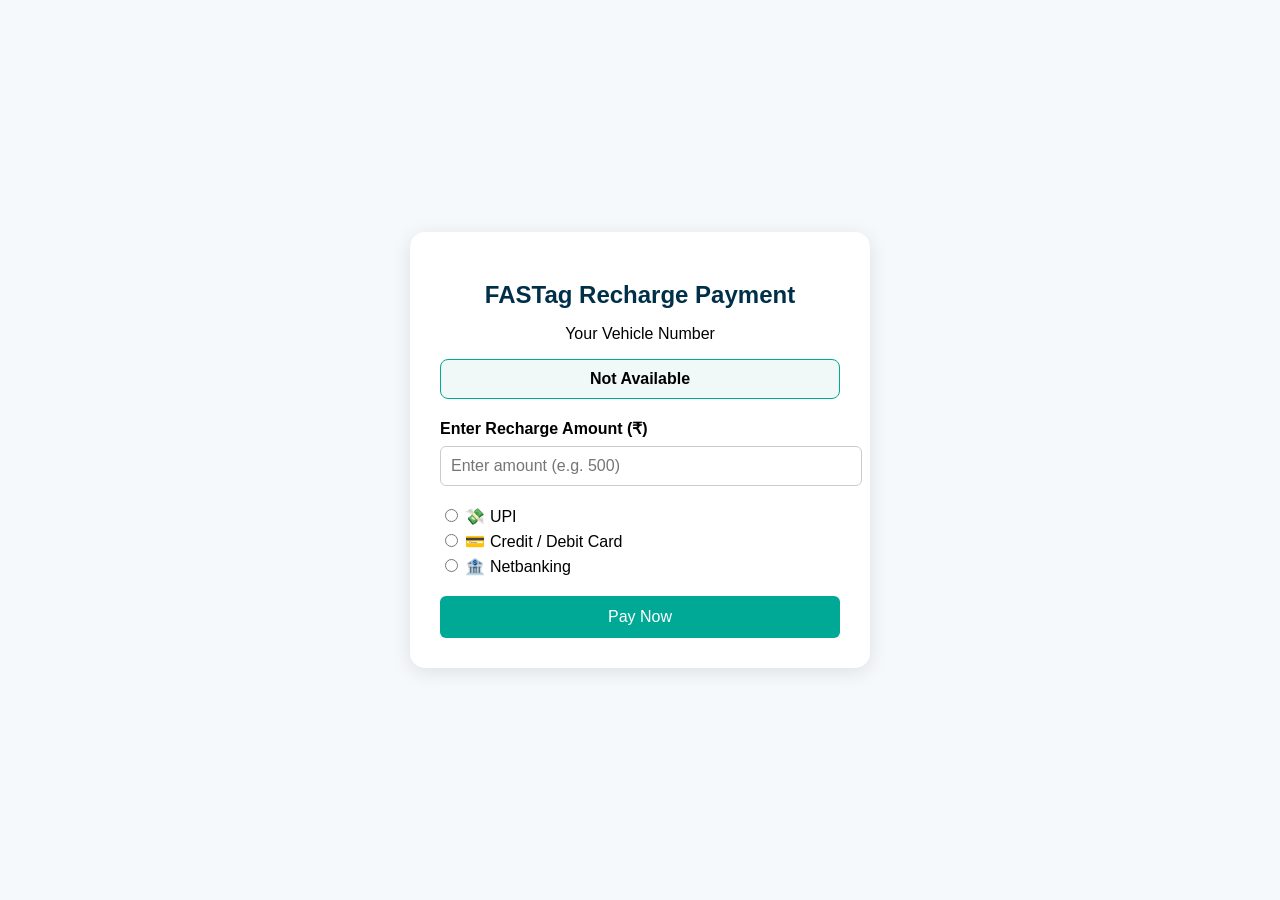
<file: logic leads/payment.html>
<!DOCTYPE html>
<html lang="en">
<head>
  <meta charset="UTF-8">
  <meta name="viewport" content="width=device-width, initial-scale=1.0">
  <title>FASTag Payment | Logiclead</title>
  <style>
    body {
      font-family: "Poppins", sans-serif;
      background: #f5f9fc;
      margin: 0;
      padding: 0;
      display: flex;
      justify-content: center;
      align-items: center;
      height: 100vh;
    }

    .payment-container {
      background: white;
      width: 400px;
      padding: 30px;
      border-radius: 15px;
      box-shadow: 0 4px 20px rgba(0, 0, 0, 0.1);
      text-align: center;
    }

    .payment-container h2 {
      color: #003049;
      margin-bottom: 10px;
    }

    .vehicle-box {
      background: #f0f9f8;
      border: 1px solid #00a896;
      padding: 10px;
      border-radius: 8px;
      font-weight: bold;
      margin-bottom: 20px;
    }

    .amount-section {
      margin: 20px 0;
      text-align: left;
    }

    .amount-section label {
      display: block;
      font-weight: 600;
      margin-bottom: 8px;
    }

    .amount-input {
      width: 100%;
      padding: 10px;
      border: 1px solid #ccc;
      border-radius: 6px;
      font-size: 16px;
    }

    .payment-methods {
      margin: 20px 0;
      text-align: left;
    }

    .payment-methods label {
      display: block;
      margin: 5px 0;
      cursor: pointer;
    }

    .pay-btn {
      width: 100%;
      padding: 12px;
      background: #00a896;
      border: none;
      color: white;
      font-size: 16px;
      border-radius: 6px;
      cursor: pointer;
      transition: 0.3s;
    }

    .pay-btn:hover {
      background: #028174;
    }

    .success-message {
      display: none;
      color: green;
      font-weight: 600;
      margin-top: 15px;
    }
  </style>
</head>
<body>

  <div class="payment-container">
    <h2>FASTag Recharge Payment</h2>
    <p>Your Vehicle Number</p>
    <div class="vehicle-box" id="vehicleDisplay">Loading...</div>

    <div class="amount-section">
      <label for="amount">Enter Recharge Amount (₹)</label>
      <input type="number" id="amount" class="amount-input" placeholder="Enter amount (e.g. 500)">
    </div>

    <div class="payment-methods">
      <label><input type="radio" name="method" value="UPI"> 💸 UPI</label>
      <label><input type="radio" name="method" value="Card"> 💳 Credit / Debit Card</label>
      <label><input type="radio" name="method" value="Netbanking"> 🏦 Netbanking</label>
    </div>

    <button class="pay-btn" id="payBtn">Pay Now</button>
    <div class="success-message" id="successMsg">✅ Payment Successful!</div>
  </div>

  <script>
    // Load vehicle number from localStorage
    const vehicle = localStorage.getItem("vehicleNumber");
    const vehicleDisplay = document.getElementById("vehicleDisplay");

    if (vehicle) {
      vehicleDisplay.textContent = vehicle;
    } else {
      vehicleDisplay.textContent = "Not Available";
    }

    // Handle Payment
    const payBtn = document.getElementById("payBtn");
    const successMsg = document.getElementById("successMsg");

    payBtn.addEventListener("click", () => {
      const amount = document.getElementById("amount").value;
      const method = document.querySelector('input[name="method"]:checked');

      if (!amount || amount < 100) {
        alert("⚠️ Please enter a valid amount (minimum ₹100).");
        return;
      }

      if (!method) {
        alert("⚠️ Please select a payment method.");
        return;
      }

      // Simulate Payment Success
      successMsg.style.display = "block";
      successMsg.textContent = `✅ ₹${amount} recharge for ${vehicle} done successfully via ${method.value}!`;

      // Clear storage after payment (optional)
      localStorage.removeItem("vehicleNumber");
    });
  </script>

</body>
</html>
</file>
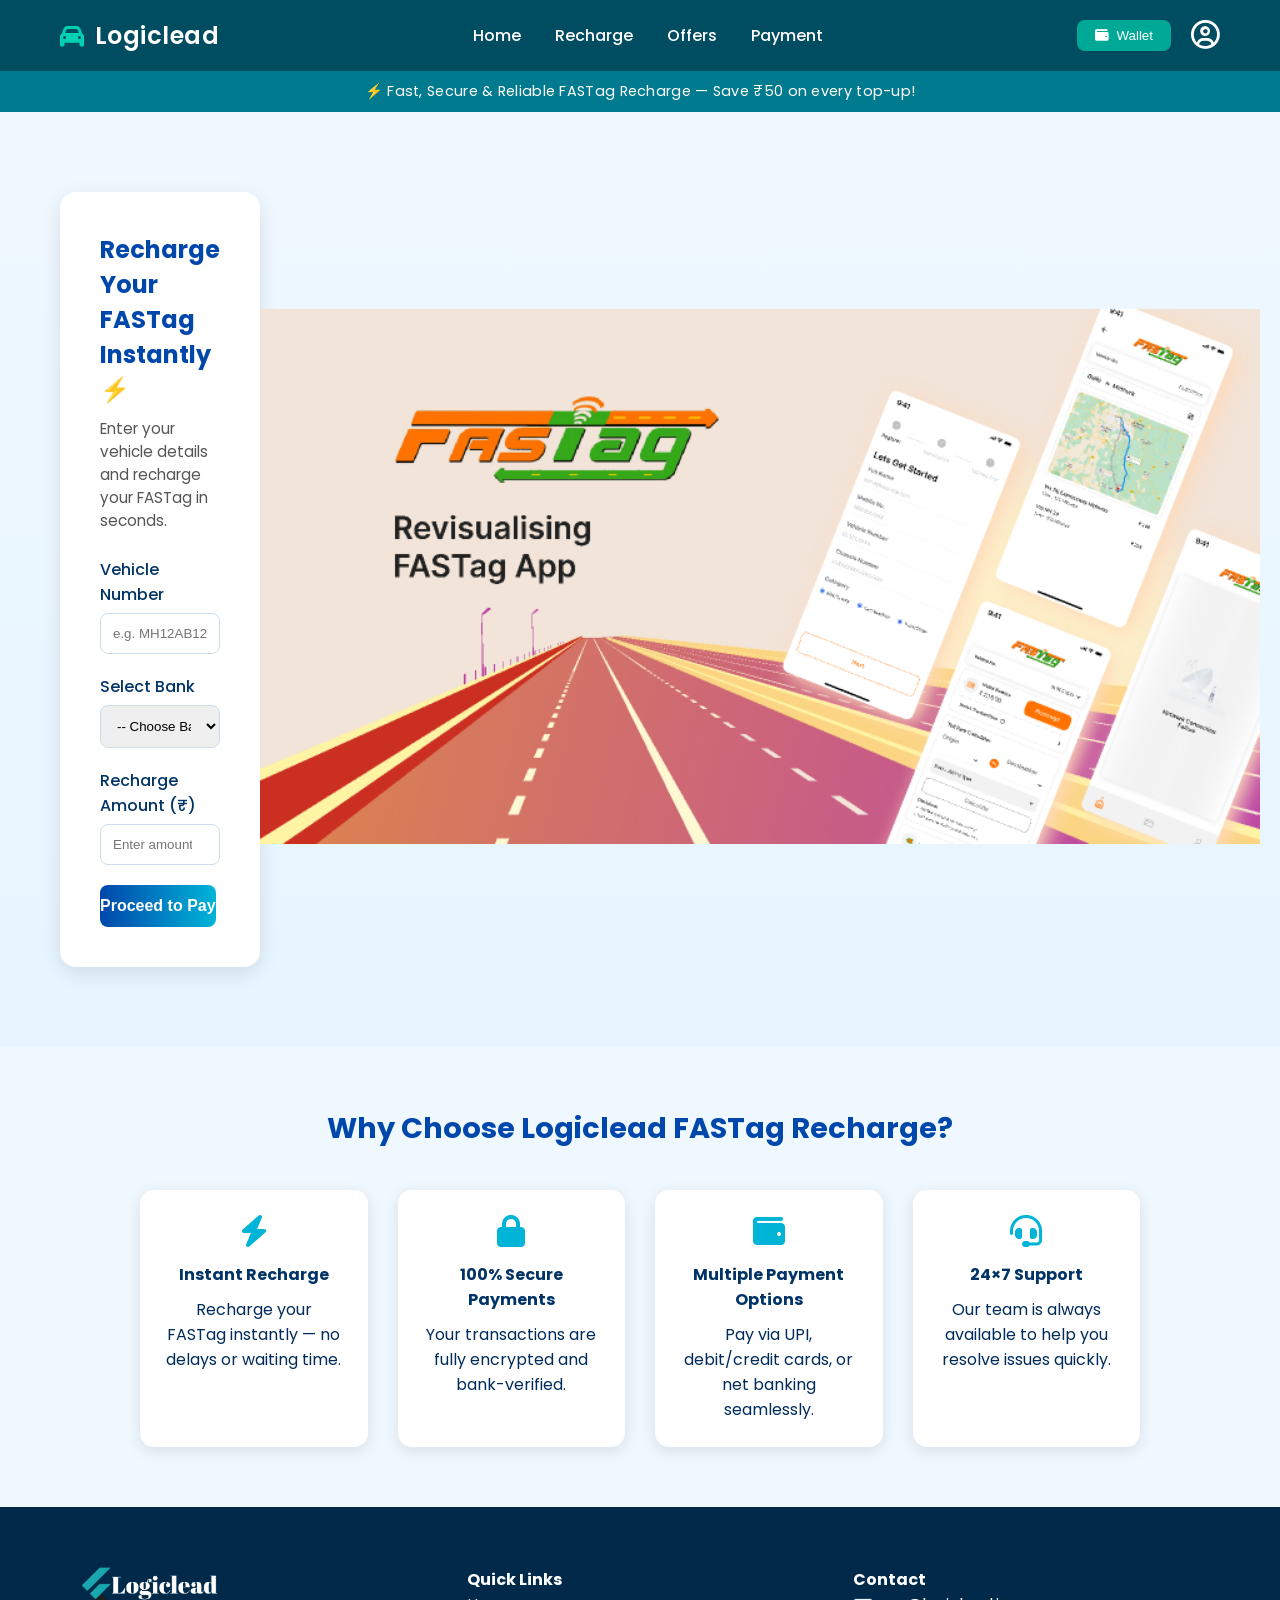
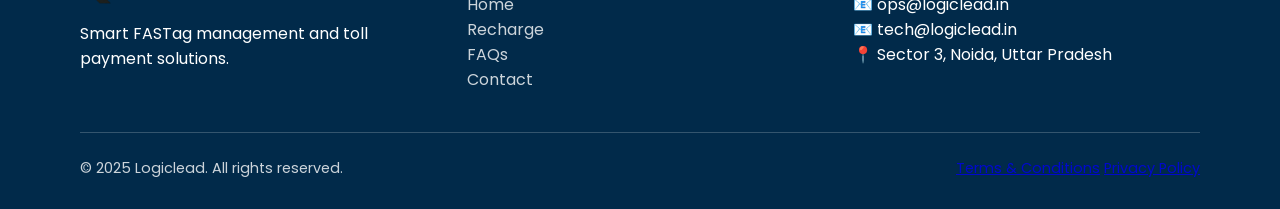
<file: logic leads/recharge.html>
<!DOCTYPE html>
<html lang="en">
<head>
  <meta charset="UTF-8" />
  <meta name="viewport" content="width=device-width, initial-scale=1.0" />
  <title>Logiclead FASTag Recharge</title>
  <link rel="stylesheet" href="https://cdnjs.cloudflare.com/ajax/libs/font-awesome/6.5.0/css/all.min.css" />
  <link href="https://fonts.googleapis.com/css2?family=Poppins:wght@400;500;600;700&display=swap" rel="stylesheet" />
  <link rel="stylesheet" href="recharge.css" />
</head>
<body>

  <!-- Header -->
    <header class="header-tagline">
    <div class="top-bar">
      <div class="logo">
        <i class="fa-solid fa-car"></i> Logiclead
      </div>

      <nav>
        <a href="index.html" class="active">Home</a>
        <a href="recharge.html">Recharge</a>
        <a href="offers.html">Offers</a>
        <a href="payment.html">Payment</a>
     
      </nav>

      <div class="header-right">
        <button class="wallet-btn"><i class="fa-solid fa-wallet"></i> Wallet</button>
        <div class="user-icon">
          <i class="fa-regular fa-circle-user"></i>
        </div>
      </div>
    </div>

    <div class="sub-bar">
      <p>⚡ Fast, Secure & Reliable FASTag Recharge — Save ₹50 on every top-up!</p>
    </div>
  </header>
  <div id="loginModal" class="login-modal">
    <div class="login-box">
      <span class="close-btn" onclick="closeLogin()">&times;</span>
      <h2><i class="fa-solid fa-car"></i> Logiclead Login</h2>
      <p class="subtitle">Access your FASTag dashboard</p>

      <form id="loginForm">
        <div class="input-group">
          <i class="fa-solid fa-user"></i>
          <input type="text" id="email" placeholder="Email or Mobile Number" required>
        </div>

        <div class="input-group">
          <i class="fa-solid fa-lock"></i>
          <input type="password" id="password" placeholder="Password" required>
        </div>

        <button type="submit" class="login-btn">Login</button>
      </form>

      <div class="extra-links">
        <a href="#">Forgot Password?</a> |
        <a href="#">Create Account</a>
      </div>
    </div>
  </div>

  <!-- Recharge Section -->
  <section class="recharge-section">
    <div class="recharge-card">
      <h2>Recharge Your FASTag Instantly ⚡</h2>
      <p>Enter your vehicle details and recharge your FASTag in seconds.</p>

      <form class="recharge-form">
        <label for="vehicle-number">Vehicle Number</label>
        <input type="text" id="vehicle-number" placeholder="e.g. MH12AB1234" required />

        <label for="bank">Select Bank</label>
        <select id="bank" required>
          <option value="">-- Choose Bank --</option>
          <option>HDFC Bank FASTag</option>
          <option>ICICI Bank FASTag</option>
          <option>Axis Bank FASTag</option>
          <option>SBI FASTag</option>
          <option>Paytm Payments Bank FASTag</option>
        </select>

        <label for="amount">Recharge Amount (₹)</label>
        <input type="number" id="amount" min="100" placeholder="Enter amount (min ₹100)" required />

        <button type="submit" class="recharge-btn">Proceed to Pay</button>
      </form>
    </div>

    <div class="recharge-illustration">
      <img src="images/641be8bb-b29b-4e80-833a-58188d43db6a-cover.png" alt="FASTag Illustration" />
    </div>
  </section>

  <!-- Features Section -->
  <section class="features">
    <h3>Why Choose Logiclead FASTag Recharge?</h3>
    <div class="feature-grid">
      <div class="feature-item">
        <i class="fa-solid fa-bolt"></i>
        <h4>Instant Recharge</h4>
        <p>Recharge your FASTag instantly — no delays or waiting time.</p>
      </div>
      <div class="feature-item">
        <i class="fa-solid fa-lock"></i>
        <h4>100% Secure Payments</h4>
        <p>Your transactions are fully encrypted and bank-verified.</p>
      </div>
      <div class="feature-item">
        <i class="fa-solid fa-wallet"></i>
        <h4>Multiple Payment Options</h4>
        <p>Pay via UPI, debit/credit cards, or net banking seamlessly.</p>
      </div>
      <div class="feature-item">
        <i class="fa-solid fa-headset"></i>
        <h4>24×7 Support</h4>
        <p>Our team is always available to help you resolve issues quickly.</p>
      </div>
    </div>
  </section>

  <!-- Footer -->
  <footer class="footer">
    <div class="footer-container">
      <div class="footer-logo">
        <img src="images/logic_img2 (1).png" alt="Logiclead Logo" />
        <p>Smart FASTag management and toll payment solutions.</p>
      </div>

      <div class="footer-links">
        <h4>Quick Links</h4>
        <ul>
          <li><a href="#">Home</a></li>
          <li><a href="#">Recharge</a></li>
          <li><a href="#">FAQs</a></li>
          <li><a href="#">Contact</a></li>
        </ul>
      </div>

      <div class="footer-contact">
        <h4>Contact</h4>
        <p>📧 ops@logiclead.in</p>
        <p>📧 tech@logiclead.in</p>
        <p>📍 Sector 3, Noida, Uttar Pradesh</p>
      </div>
    </div>

    <div class="footer-bottom">
      <p>© 2025 Logiclead. All rights reserved.</p>
      <div class="footer-legal">
        <a href="#">Terms & Conditions</a>
        <a href="#">Privacy Policy</a>
      </div>
    </div>
  </footer>

    <script>
    // When "Proceed" is clicked
    document.getElementById("proceedBtn").addEventListener("click", function() {
      const vehicleNumber = document.getElementById("vehicleNumber").value.trim();

      if (vehicleNumber === "") {
        alert("⚠️ Please enter a valid vehicle number.");
        return;
      }

      // Save vehicle number to localStorage
      localStorage.setItem("vehicleNumber", vehicleNumber);

      // Redirect to payment page
      window.location.href = "payment.html";
    });
    
  </script>
  <script src="recharge.js"></script>

</body>
</html>
</file>
<file: logic leads/recharge.css>
* {
  margin: 0;
  padding: 0;
  box-sizing: border-box;
}

body {
  font-family: "Poppins", sans-serif;
  background: #f4faff;
  color: #002b5c;
}

/* HEADER */
.header-tagline {
  background-color: #004d61;
  color: white;
  box-shadow: 0 2px 8px rgba(0,0,0,0.1);
}

.top-bar {
  display: flex;
  justify-content: space-between;
  align-items: center;
  padding: 14px 60px;
}

.logo {
  font-size: 1.5rem;
  font-weight: 600;
  letter-spacing: 0.5px;
  display: flex;
  align-items: center;
  gap: 10px;
}

.logo i {
  color: #00d1b2;
}

nav a {
  text-decoration: none;
  color: white;
  margin: 0 15px;
  font-weight: 500;
  transition: color 0.3s ease;
}

nav a:hover {
  color: #00d1b2;
}

/* Right Side Icons */
.header-right {
  display: flex;
  align-items: center;
  gap: 20px;
}

.wallet-btn {
  background: #00a896;
  border: none;
  color: white;
  padding: 8px 18px;
  border-radius: 8px;
  cursor: pointer;
  font-weight: 500;
  display: flex;
  align-items: center;
  gap: 8px;
}

.wallet-btn:hover {
  background: #00c2b0;
}

.user-icon {
  font-size: 1.8rem;
  color: white;
  cursor: pointer;
  transition: color 0.3s ease;
}

.user-icon:hover {
  color: #00d1b2;
}

/* Sub-bar under header */
.sub-bar {
  background: #007a8e;
  text-align: center;
  padding: 10px 0;
  font-size: 0.95rem;
  letter-spacing: 0.3px;
}

/* RECHARGE SECTION */
.recharge-section {
  display: flex;
  align-items: center;
  justify-content: space-around;
  padding: 80px 60px;
  background: linear-gradient(180deg, #f0f8ff 0%, #e6f5ff 100%);
}

.recharge-card {
  background: #fff;
  border-radius: 16px;
  box-shadow: 0 6px 20px rgba(0, 0, 0, 0.1);
  padding: 40px;
  max-width: 450px;
}

.recharge-card h2 {
  color: #0047ab;
  font-weight: 700;
  margin-bottom: 10px;
}

.recharge-card p {
  color: #555;
  font-size: 0.95rem;
  margin-bottom: 25px;
}

.recharge-form label {
  display: block;
  font-weight: 500;
  margin-bottom: 6px;
  color: #003366;
}

.recharge-form input,
.recharge-form select {
  width: 100%;
  padding: 12px;
  border-radius: 8px;
  border: 1px solid #ccddee;
  margin-bottom: 20px;
  outline: none;
  transition: 0.3s;
}

.recharge-form input:focus,
.recharge-form select:focus {
  border-color: #00b4d8;
  box-shadow: 0 0 5px rgba(0, 180, 216, 0.3);
}

.recharge-btn {
  background: linear-gradient(90deg, #0047ab, #00b4d8);
  color: #fff;
  border: none;
  padding: 12px 0;
  border-radius: 8px;
  font-weight: 600;
  font-size: 1rem;
  cursor: pointer;
  transition: 0.3s;
}

.recharge-btn:hover {
  background: linear-gradient(90deg, #003b8a, #00a3c4);
  transform: translateY(-2px);
}

.recharge-illustration img {
  width: 1000px;
  animation: float 3s ease-in-out infinite;
}

@keyframes float {
  0%, 100% { transform: translateY(0px); }
  50% { transform: translateY(-10px); }
}

/* FEATURES */
.features {
  text-align: center;
  padding: 60px 20px;
  background: #f0f8ff;
}

.features h3 {
  color: #0047ab;
  margin-bottom: 40px;
  font-size: 1.8rem;
}

.feature-grid {
  display: grid;
  grid-template-columns: repeat(auto-fit, minmax(220px, 1fr));
  gap: 30px;
  max-width: 1000px;
  margin: 0 auto;
}

.feature-item {
  background: #fff;
  border-radius: 14px;
  padding: 25px;
  box-shadow: 0 4px 15px rgba(0, 0, 0, 0.1);
  transition: 0.3s;
}

.feature-item:hover {
  transform: translateY(-5px);
}

.feature-item i {
  font-size: 2rem;
  color: #00b4d8;
  margin-bottom: 15px;
}

.feature-item h4 {
  margin-bottom: 10px;
  color: #003366;
}

/* FOOTER */
.footer {
  background: #012a4a;
  color: #fff;
  padding: 60px 80px 30px;
}

.footer-container {
  display: grid;
  grid-template-columns: repeat(auto-fit, minmax(220px, 1fr));
  gap: 40px;
  border-bottom: 1px solid rgba(255, 255, 255, 0.2);
  padding-bottom: 40px;
}

.footer-logo img {
  width: 140px;
  margin-bottom: 10px;
}

.footer-links ul {
  list-style: none;
  padding: 0;
}

.footer-links ul li a {
  color: #fff;
  text-decoration: none;
  opacity: 0.8;
  transition: 0.3s;
}

.footer-links ul li a:hover {
  color: #00b4d8;
  opacity: 1;
}

.footer-bottom {
  margin-top: 25px;
  display: flex;
  justify-content: space-between;
  align-items: center;
  font-size: 0.9rem;
  opacity: 0.8;
}
/* ---- Login Modal Styles ---- */
.login-modal {
  position: fixed;
  top: 0;
  left: 0;
  width: 100%;
  height: 100%;
  background: rgba(0, 0, 0, 0.6);
  display: none;
  justify-content: center;
  align-items: center;
  z-index: 1000;
  animation: fadeIn 0.3s ease;
}

@keyframes fadeIn {
  from { opacity: 0; }
  to { opacity: 1; }
}

.login-box {
  background: #fff;
  padding: 35px 30px;
  border-radius: 14px;
  box-shadow: 0 6px 20px rgba(0,0,0,0.2);
  width: 90%;
  max-width: 400px;
  position: relative;
  animation: slideUp 0.4s ease;
}

@keyframes slideUp {
  from { transform: translateY(30px); opacity: 0; }
  to { transform: translateY(0); opacity: 1; }
}

.close-btn {
  position: absolute;
  top: 12px;
  right: 18px;
  font-size: 1.5rem;
  color: #666;
  cursor: pointer;
  transition: color 0.3s;
}

.close-btn:hover {
  color: #ff4d4d;
}

.login-box h2 {
  text-align: center;
  color: #0047ab;
  margin-bottom: 5px;
}

.login-box .subtitle {
  text-align: center;
  color: #666;
  font-size: 0.9rem;
  margin-bottom: 25px;
}

.input-group {
  display: flex;
  align-items: center;
  border: 1px solid #ddd;
  border-radius: 8px;
  margin-bottom: 18px;
  padding: 10px;
  background: #f9f9f9;
}

.input-group i {
  color: #777;
  margin-right: 10px;
}

.input-group input {
  border: none;
  outline: none;
  flex: 1;
  background: transparent;
  font-size: 0.95rem;
}

.login-btn {
  width: 100%;
  padding: 12px;
  background: linear-gradient(90deg, #0072ff, #00c6ff);
  color: white;
  border: none;
  border-radius: 8px;
  font-size: 1rem;
  cursor: pointer;
  transition: 0.3s;
}

.login-btn:hover {
  background: linear-gradient(90deg, #005ed1, #00a3d1);
}

.extra-links {
  text-align: center;
  margin-top: 15px;
  font-size: 0.9rem;
}

.extra-links a {
  color: #0072ff;
  text-decoration: none;
}

.extra-links a:hover {
  text-decoration: underline;
}
@media (max-width: 992px) {
  .top-bar {
    padding: 14px 30px;
  }

  nav a {
    margin: 0 10px;
  }
}

/* On mobile devices */
@media (max-width: 600px) {
  .top-bar {
    flex-direction: column;
    align-items: flex-start;
    padding: 10px 15px;
    gap: 10px;
  }

  .logo {
    font-size: 1.3rem;
  }

  nav {
    display: flex;
    flex-wrap: wrap;
    gap: 8px;
  }

  nav a {
    font-size: 0.9rem;
    margin: 0;
    display: inline-block;
  }

  .header-right {
    width: 100%;
    display: flex;
    justify-content: space-between;
  }

  .wallet-btn {
    padding: 6px 12px;
    font-size: 0.85rem;
  }

  .user-icon {
    font-size: 1.5rem;
  }
}

/* Sub-bar remains full width */
.sub-bar {
  background: #007a8e;
  text-align: center;
  padding: 10px 0;
  font-size: 0.9rem;
  letter-spacing: 0.3px;
  width: 100%;
}
@media (max-width: 1024px) {
  .recharge-section {
    gap: 40px;
    padding: 60px 30px;
  }
  .recharge-card {
    width: 80%;
  }
}

/* Tablets (max-width: 768px) */
@media (max-width: 768px) {
  .recharge-section {
    flex-direction: column;
    margin-top: 180px; /* a bit more spacing for header */
    padding: 50px 20px;
  }

  .recharge-card {
    width: 90%;
  }

  .recharge-illustration img {
    max-width: 90%;
  }
}

/* Mobile (max-width: 480px) */
@media (max-width: 480px) {
  .recharge-section {
    margin-top: 200px; /* ensures header never overlaps */
    padding: 40px 15px;
  }

  .recharge-card {
    width: 100%;
    padding: 25px 20px;
  }

  .recharge-card h2 {
    font-size: 1.3rem;
  }

  .recharge-card p {
    font-size: 0.95rem;
  }

  .recharge-form input,
  .recharge-form select {
    font-size: 0.95rem;
    padding: 10px 12px;
  }

  .recharge-btn {
    font-size: 0.95rem;
    padding: 12px;
  }

  .recharge-illustration img {
    max-width: 100%;
    margin-top: 20px;
  }
}
</file>
